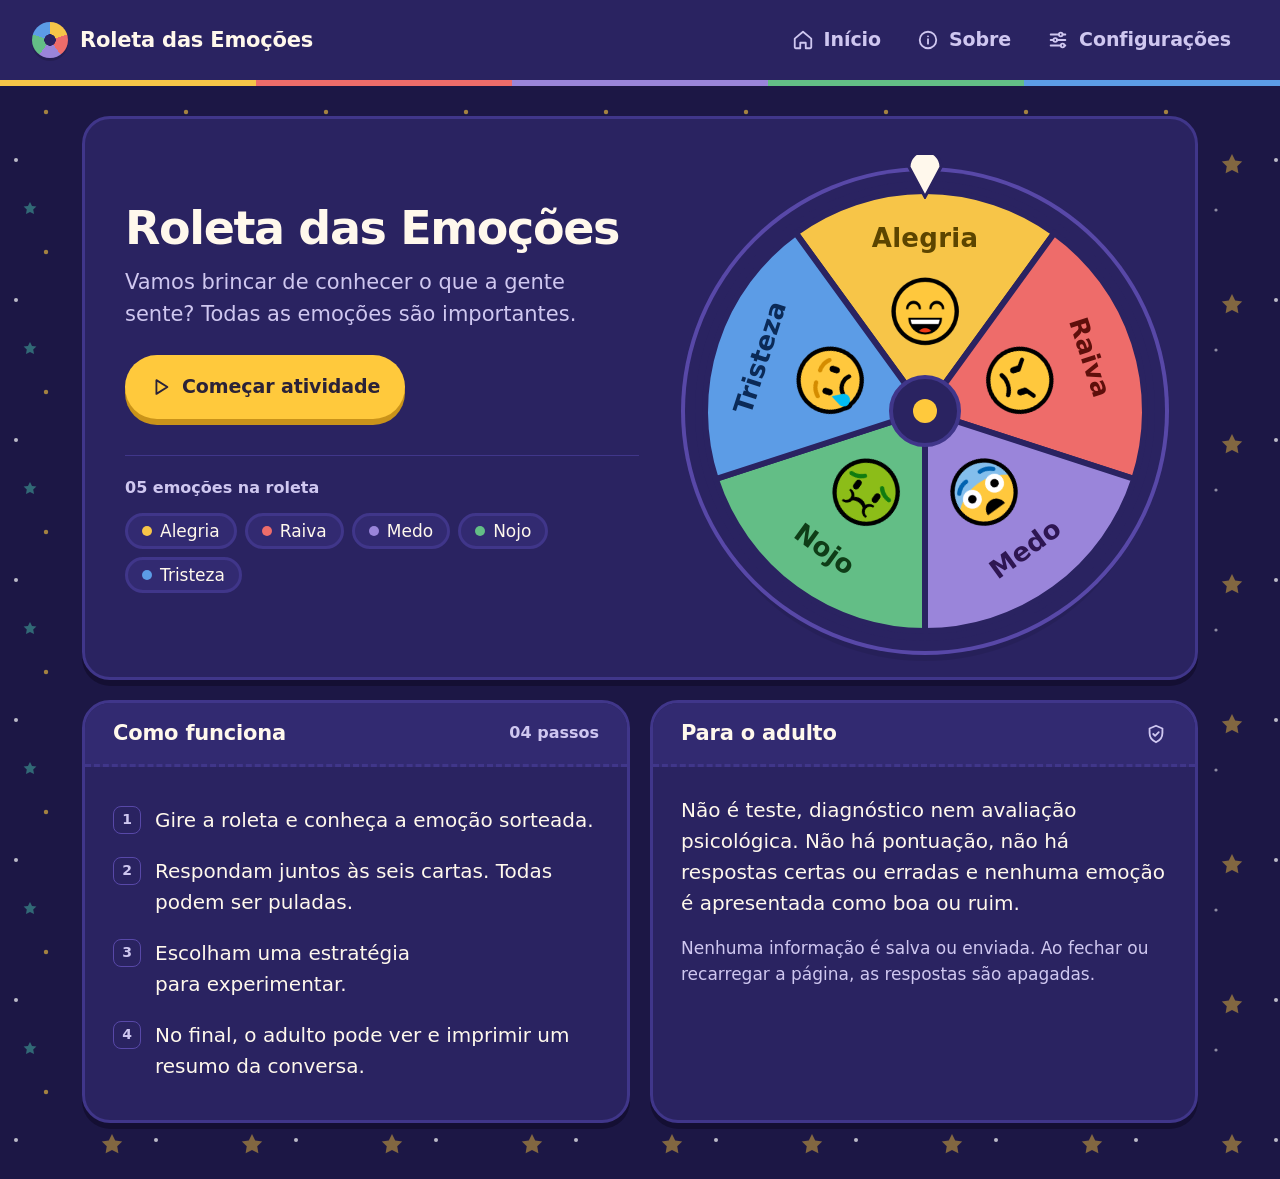
<file: index.html>
<!DOCTYPE html>
<html lang="pt-BR" data-tema="escuro">
<head>
  <meta charset="UTF-8">
  <meta name="viewport" content="width=device-width, initial-scale=1">
  <title>Roleta das Emoções</title>
  <link rel="icon" href="data:,">
  <link rel="stylesheet" href="css/style.css">
  <link rel="stylesheet" href="css/tema-infantil.css">
</head>
<body>
  <!-- Botões de topo: sempre disponíveis -->
  <header class="topo">
    <div class="marca">
      <span class="marca-icone" aria-hidden="true"></span>
      <span class="marca-nome">Roleta das Emoções</span>
    </div>
    <!-- Etapas da jornada (preenchidas pelo app.js) -->
    <ol class="etapas" id="etapas" aria-label="Etapas da brincadeira"></ol>
    <div class="topo-acoes">
      <button type="button" id="topo-inicio" class="btn btn-topo" aria-label="Início">
        <svg class="icone" viewBox="0 0 24 24" aria-hidden="true"><path d="M3 10.5 12 3l9 7.5V20a1 1 0 0 1-1 1h-5v-6H9v6H4a1 1 0 0 1-1-1z"/></svg>
        <span class="btn-texto">Início</span>
      </button>
      <button type="button" id="topo-sobre" class="btn btn-topo" aria-label="Sobre">
        <svg class="icone" viewBox="0 0 24 24" aria-hidden="true"><circle cx="12" cy="12" r="9"/><path d="M12 11v5M12 8h.01"/></svg>
        <span class="btn-texto">Sobre</span>
      </button>
      <button type="button" id="topo-config" class="btn btn-topo" aria-label="Configurações">
        <svg class="icone" viewBox="0 0 24 24" aria-hidden="true"><path d="M4 6h9M17 6h3M4 12h3M11 12h9M4 18h11M19 18h1"/><circle cx="15" cy="6" r="2"/><circle cx="9" cy="12" r="2"/><circle cx="17" cy="18" r="2"/></svg>
        <span class="btn-texto">Configurações</span>
      </button>
    </div>
  </header>

  <!-- Contêiner onde as telas são desenhadas -->
  <main id="app"></main>

  <!-- Modal de configurações -->
  <dialog id="config" aria-labelledby="config-titulo">
    <h2 id="config-titulo">Configurações</h2>
    <label class="cfg-linha">
      <span class="cfg-texto"><strong>Sons e efeitos</strong><small>Sons suaves ao girar e ao tocar nos botões</small></span>
      <input type="checkbox" id="cfg-som" class="interruptor">
    </label>
    <label class="cfg-linha cfg-volume">
      <span class="cfg-texto"><strong>Volume</strong></span>
      <input type="range" id="cfg-volume" min="0" max="1" step="0.1">
    </label>
    <label class="cfg-linha">
      <span class="cfg-texto"><strong>Modo escuro</strong><small>Cores mais escuras, mais confortáveis em ambientes com pouca luz</small></span>
      <input type="checkbox" id="cfg-escuro" class="interruptor">
    </label>
    <label class="cfg-linha">
      <span class="cfg-texto"><strong>Repetir emoções</strong><small>Emoções já sorteadas podem aparecer de novo</small></span>
      <input type="checkbox" id="cfg-repetir" class="interruptor">
    </label>
    <div class="acoes acoes-dir">
      <button type="button" id="cfg-fechar" class="btn btn-primario">
        <svg class="icone" viewBox="0 0 24 24" aria-hidden="true"><path d="m5 12.5 4.5 4.5L19 7.5"/></svg>
        <span class="btn-texto">Concluir</span>
      </button>
    </div>
  </dialog>

  <!-- Scripts comuns (sem módulos ES, para funcionar em file://) -->
  <script src="js/data.js"></script>
  <script src="js/ilustracoes.js"></script>
  <script src="js/state.js"></script>
  <script src="js/audio.js"></script>
  <script src="js/wheel.js"></script>
  <script src="js/screens.js"></script>
  <script src="js/app.js"></script>
</body>
</html>
</file>
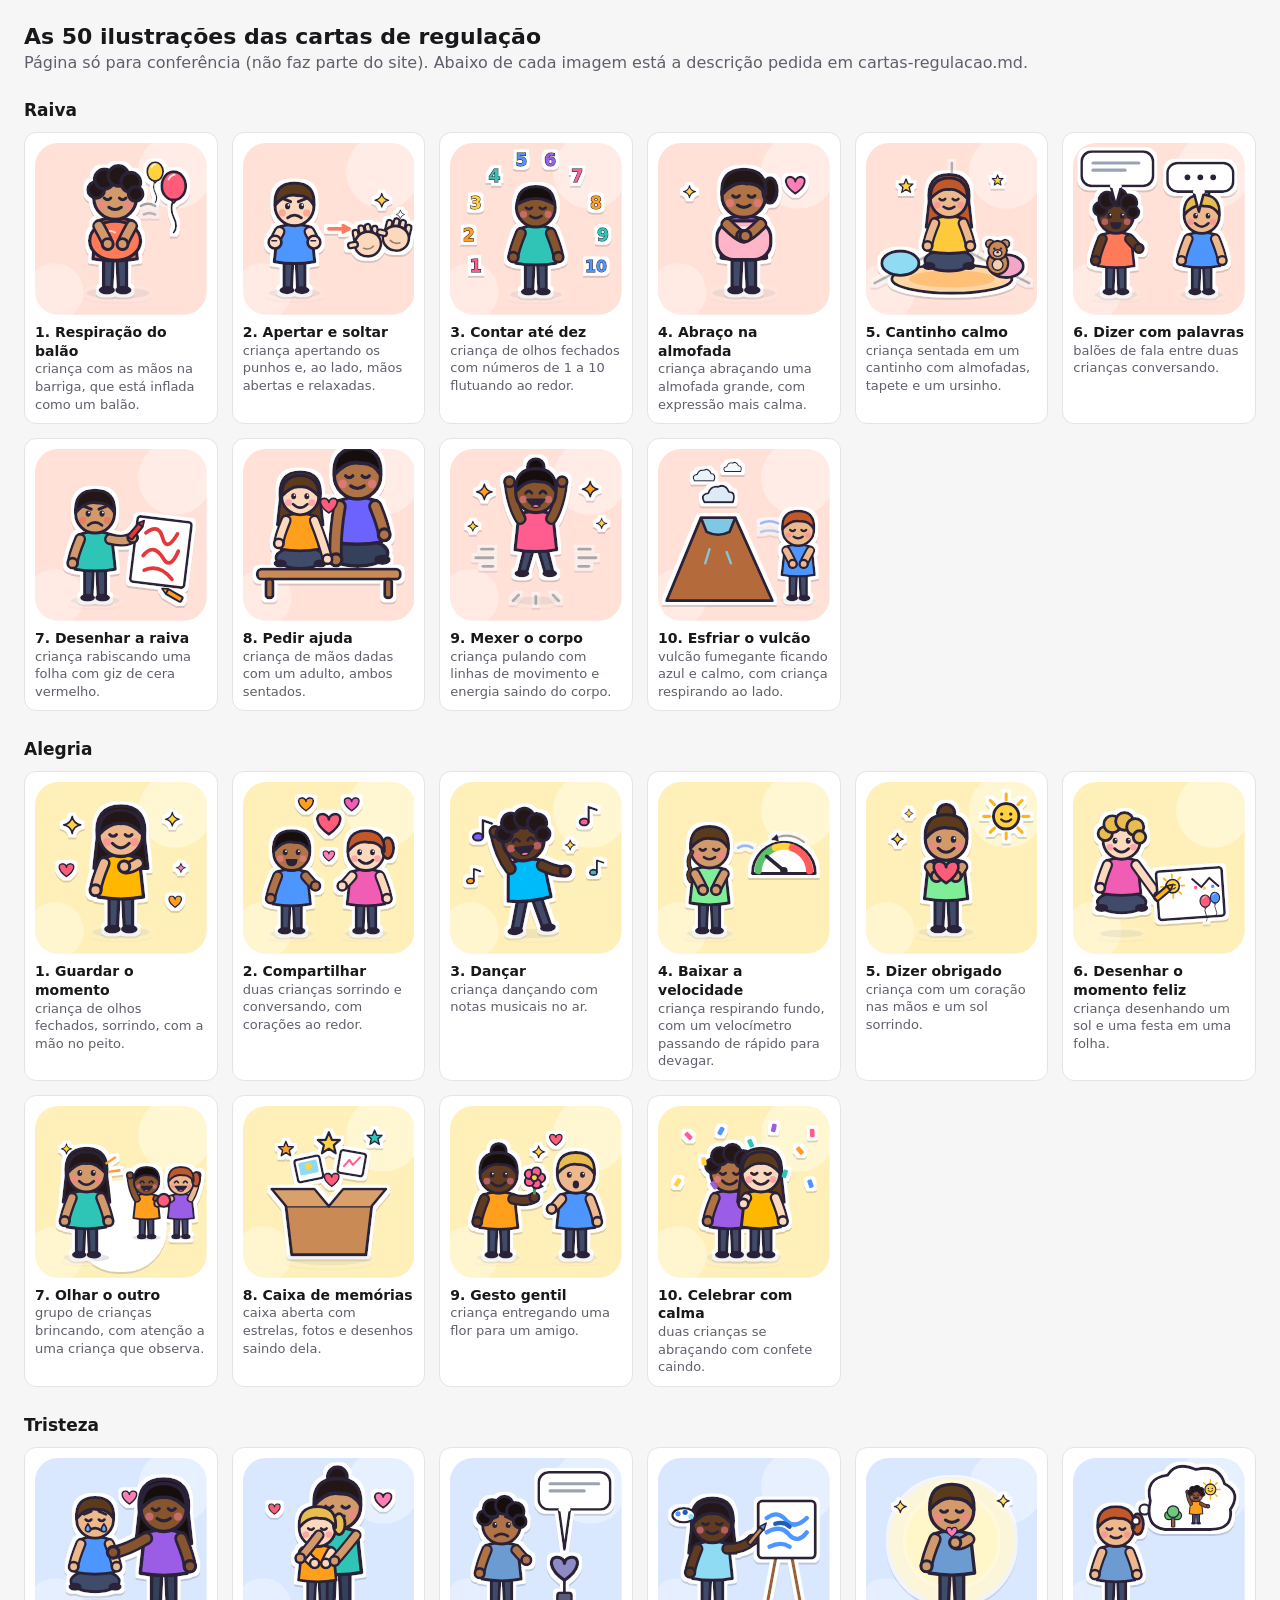
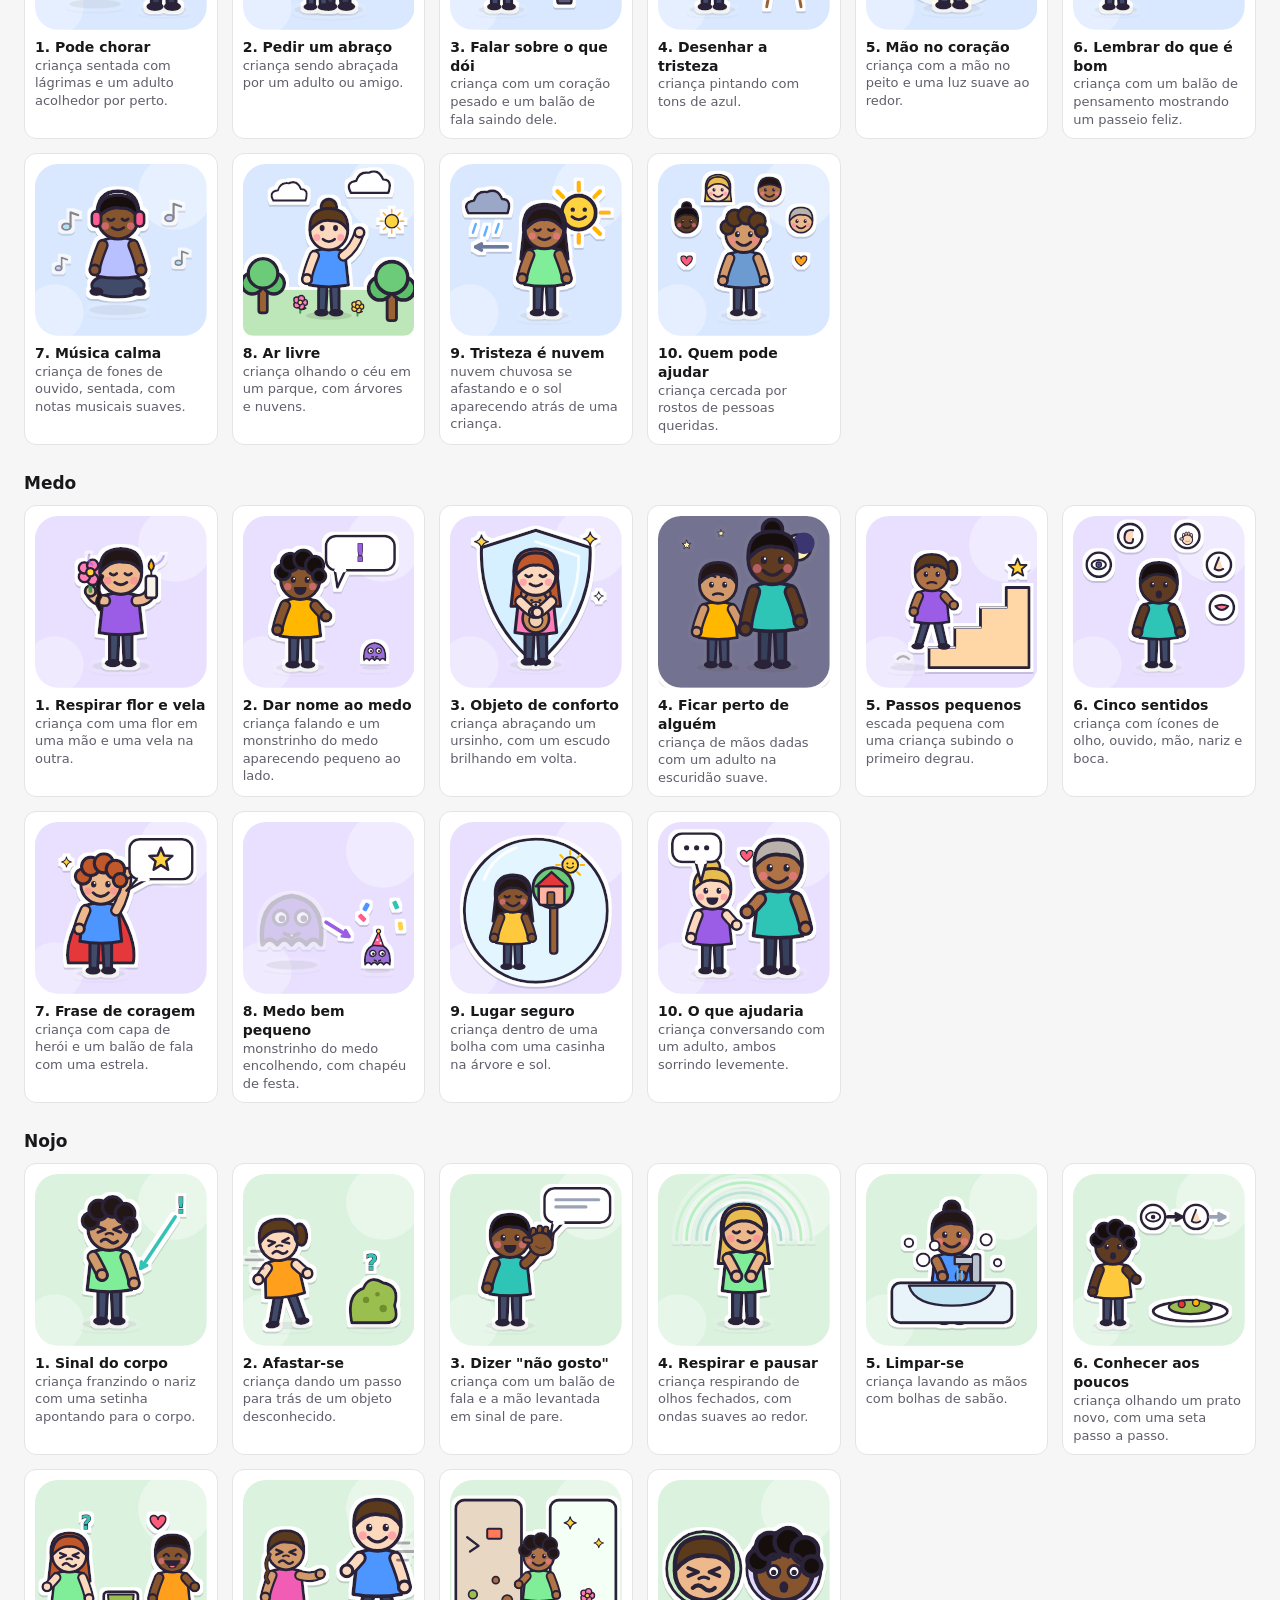
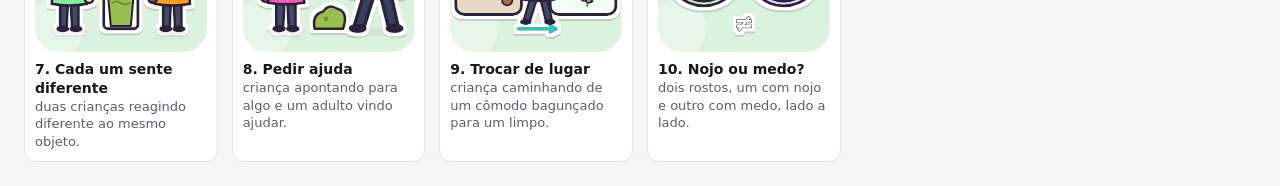
<file: ferramentas/galeria-ilustracoes.html>
<!DOCTYPE html>
<html lang="pt-BR">
<head>
  <meta charset="UTF-8">
  <meta name="viewport" content="width=device-width, initial-scale=1">
  <title>Galeria das ilustrações</title>
  <style>
    body { margin: 0; padding: 24px; font-family: "Segoe UI", system-ui, sans-serif; background: #F6F6F7; color: #18181B; }
    h1 { font-size: 22px; margin: 0 0 4px; }
    p.sub { margin: 0 0 20px; color: #5F5F6B; }
    h2 { font-size: 17px; margin: 28px 0 12px; }
    .grade { display: grid; grid-template-columns: repeat(auto-fill, minmax(170px, 1fr)); gap: 14px; }
    figure { margin: 0; background: #fff; border: 1px solid #E4E4E7; border-radius: 12px; padding: 10px; }
    figure svg { display: block; width: 100%; height: auto; border-radius: 10px; }
    figcaption { margin-top: 8px; font-size: 13px; line-height: 1.35; }
    figcaption b { display: block; font-size: 14px; }
    figcaption span { color: #5F5F6B; }
  </style>
</head>
<body>
  <h1>As 50 ilustrações das cartas de regulação</h1>
  <p class="sub">Página só para conferência (não faz parte do site). Abaixo de cada imagem está a descrição pedida em cartas-regulacao.md.</p>
  <div id="galeria"></div>
  <script src="../js/data.js"></script>
  <script src="../js/ilustracoes.js"></script>
  <script>
    var nomes = { raiva: 'Raiva', alegria: 'Alegria', tristeza: 'Tristeza', medo: 'Medo', nojo: 'Nojo' };
    var raiz = document.getElementById('galeria');
    Object.keys(CARTAS_REGULACAO).forEach(function (emocao) {
      var h2 = document.createElement('h2'); h2.textContent = nomes[emocao]; raiz.appendChild(h2);
      var grade = document.createElement('div'); grade.className = 'grade'; raiz.appendChild(grade);
      CARTAS_REGULACAO[emocao].forEach(function (carta, i) {
        var fig = document.createElement('figure');
        fig.innerHTML = Ilustracoes.svg(emocao, i + 1); // SVG fixo, gerado pelo próprio projeto
        var cap = document.createElement('figcaption');
        var b = document.createElement('b'); b.textContent = (i + 1) + '. ' + carta.nome;
        var s = document.createElement('span'); s.textContent = carta.ilustracao;
        cap.appendChild(b); cap.appendChild(s); fig.appendChild(cap); grade.appendChild(fig);
      });
    });
  </script>
</body>
</html>
</file>
<file: css/style.css>
/* =========================================================
   style.css — sistema de design (ecc:design-system).
   Direção: SaaS sóbrio. Neutros "zinc", ação principal quase
   preta, um único azul de destaque (seleção, foco, progresso),
   cantos de 8–12px, bordas de 1px e metadados em monoespaçada.
   --cor / --cor-texto mudam conforme a emoção sorteada (app.js).
   Restrições da documentação: texto ≥ 20px, botões ≥ 64px.
   ========================================================= */

:root {
  /* Superfícies e texto */
  --fundo: #F6F6F7;
  --superficie: #FFFFFF;
  --superficie-2: #FAFAFA;
  --texto: #18181B;
  --texto-suave: #5F5F6B;
  --borda: #E4E4E7;
  --borda-forte: #D4D4D8;
  /* Ação principal (quase preta) e destaque azul */
  --primario: #18181B;
  --primario-hover: #2E2E33;
  --primario-suave: #F4F4F5;
  --sobre-primario: #FFFFFF;
  --acento: #2563EB;
  --acento-suave: #EFF4FF;
  --acento-borda: #C7D7FE;
  --sobre-acento: #FFFFFF;
  --foco: #2563EB;
  /* Emoção atual */
  --cor: #F7C548;
  --cor-texto: #5c4500;
  /* Forma */
  --raio: 10px;
  --raio-cartao: 12px;
  --sombra: 0 1px 2px rgba(24, 24, 27, .05);
  --sombra-elevada: 0 1px 2px rgba(24, 24, 27, .05), 0 8px 24px rgba(24, 24, 27, .07);
  --fonte: "Segoe UI Variable Text", "Segoe UI", system-ui, -apple-system, Roboto, Arial, sans-serif;
  --fonte-titulo: "Segoe UI Variable Display", "Segoe UI", system-ui, sans-serif;
  --fonte-mono: "Cascadia Mono", "Cascadia Code", Consolas, ui-monospace, "SF Mono", monospace;
  /* Apoio */
  --sobreposicao: rgba(24, 24, 27, .05);
  --trilho: #ECECEE;
  --corpo-base: #E8E8E3;
  --corpo-regiao: #DCDCD5;
  --corpo-hover: #C9C9C1;
  --placeholder: #8E8E99;
  --mistura: #FFFFFF;     /* base dos tons claros da emoção */
  color-scheme: light;
}

/* ---------- Modo escuro (ativado em Configurações) ---------- */
:root[data-tema="escuro"] {
  --fundo: #0C0C0E;
  --superficie: #151518;
  --superficie-2: #1B1B1F;
  --texto: #F4F4F5;
  --texto-suave: #A1A1AA;
  --borda: #27272A;
  --borda-forte: #3F3F46;
  --primario: #FAFAFA;
  --primario-hover: #E4E4E7;
  --primario-suave: #1F1F23;
  --sobre-primario: #18181B;
  --acento: #6EA8FE;
  --acento-suave: #142036;
  --acento-borda: #1F3A66;
  --sobre-acento: #0C0C0E;
  --foco: #6EA8FE;
  --sombra: 0 1px 2px rgba(0, 0, 0, .4);
  --sombra-elevada: 0 1px 2px rgba(0, 0, 0, .4), 0 8px 24px rgba(0, 0, 0, .35);
  --sobreposicao: rgba(255, 255, 255, .06);
  --trilho: #27272A;
  --corpo-base: #2A303A;
  --corpo-regiao: #363D49;
  --corpo-hover: #47505E;
  --placeholder: #71717A;
  --mistura: #151518;
  color-scheme: dark;
}

/* Tons derivados da emoção: recalculados onde --cor é definida. */
body, .resultado {
  --cor-suave: color-mix(in srgb, var(--cor) 14%, var(--mistura));
  --cor-media: color-mix(in srgb, var(--cor) 40%, var(--mistura));
}

/* ---------- Base ---------- */
* { box-sizing: border-box; }
[hidden] { display: none !important; }

html { font-size: 20px; -webkit-font-smoothing: antialiased; -moz-osx-font-smoothing: grayscale; }

body {
  margin: 0;
  min-height: 100vh;
  font-family: var(--fonte);
  font-size: 1rem;              /* 20px de texto corrente */
  line-height: 1.55;
  color: var(--texto);
  background: var(--fundo);
}

h1, h2, h3 { font-family: var(--fonte-titulo); font-weight: 650; letter-spacing: -0.02em; line-height: 1.2; text-wrap: balance; }
h1 { font-size: 1.6rem; margin: 0 0 .3em; }
h2 { font-size: 1.05rem; margin: 0; letter-spacing: -0.01em; }
h3 { font-size: 1rem; margin: 1.6em 0 .6em; letter-spacing: -0.01em; }
h1:focus { outline: none; }
p { margin: 0 0 .8em; }
p, li, dd { text-wrap: pretty; }

:focus-visible { outline: 2px solid var(--foco); outline-offset: 2px; }

.icone {
  width: 22px; height: 22px;
  flex: none;
  fill: none;
  stroke: currentColor;
  stroke-width: 2;
  stroke-linecap: round;
  stroke-linejoin: round;
}
.emoji { line-height: 1; font-family: "Segoe UI Emoji", "Apple Color Emoji", "Noto Color Emoji", sans-serif; }

/* Metadados em monoespaçada: contadores, etapas, rótulos técnicos */
.meta {
  font-family: var(--fonte-mono);
  font-size: .75rem;
  letter-spacing: .02em;
  color: var(--texto-suave);
  font-variant-numeric: tabular-nums;
  white-space: nowrap;
}

.texto-grande { font-size: 1.1rem; color: var(--texto-suave); max-width: 640px; }
.dica { color: var(--texto-suave); margin-bottom: 1.4em; }
.dica-depois { margin: 1.2em 0 0; }
.nota { font-size: .85rem; color: var(--texto-suave); margin: 0; }
.rotulo-secao { font-weight: 600; margin: 0 0 .7em; }
.icone-pequeno { color: var(--texto-suave); display: inline-flex; }

/* ---------- Topo ---------- */
.topo {
  position: relative;            /* não é fixo: sobe junto ao rolar */
  z-index: 10;
  display: grid;
  grid-template-columns: auto minmax(0, 1fr) auto;
  align-items: center;
  column-gap: 24px;
  height: 80px;
  padding: 0 32px;
  background: var(--superficie);
  border-bottom: 1px solid var(--borda);
}
.marca { display: flex; align-items: center; gap: 12px; flex: none; white-space: nowrap; }
.marca-nome { font-weight: 650; font-size: .95rem; letter-spacing: -0.01em; }
.marca-icone {
  flex: none;
  width: 30px; height: 30px;
  border-radius: 8px;
  background:
    radial-gradient(circle, var(--superficie) 0 22%, transparent 23%),
    conic-gradient(#F7C548 0 72deg, #EE6C6A 0 144deg, #9A85DA 0 216deg, #63BE86 0 288deg, #5C9CE6 0 360deg);
  box-shadow: inset 0 0 0 1px rgba(0, 0, 0, .06);
}
.topo-acoes { grid-column: 3; justify-self: end; display: flex; gap: 2px; }

/* Etapas na linha da logo. "Container": os nomes somem conforme
   o espaço da coluna diminui (qualquer zoom), sem sobrepor. */
.etapas {
  grid-column: 2;
  container: etapas / inline-size;
  overflow: hidden;
  margin: 0;
  padding: 0;
  list-style: none;
  display: flex;
  justify-content: safe center;
  align-items: center;
  gap: 4px;
  white-space: nowrap;
}
.etapa { display: flex; align-items: center; gap: 8px; font-size: .8rem; font-weight: 500; color: var(--texto-suave); }
.etapa + .etapa::before { content: ""; flex: none; width: 20px; height: 1px; background: var(--borda-forte); margin-right: 4px; }
.etapa-marca {
  display: inline-grid;
  place-items: center;
  flex: none;
  width: 24px; height: 24px;
  border-radius: 6px;
  border: 1px solid var(--borda-forte);
  font-family: var(--fonte-mono);
  font-size: .65rem;
  font-weight: 600;
  font-variant-numeric: tabular-nums;
}
.etapa-marca .icone { width: 13px; height: 13px; stroke-width: 3; }
.etapa.feita .etapa-marca { background: var(--acento-suave); border-color: var(--acento-borda); color: var(--acento); }
.etapa.atual { color: var(--texto); font-weight: 600; }
.etapa.atual .etapa-marca { background: var(--primario); border-color: var(--primario); color: var(--sobre-primario); }

/* Etapas já feitas: botão para voltar (avançar por aqui não é permitido). */
.etapa-botao {
  display: inline-flex;
  align-items: center;
  gap: 8px;
  min-height: 64px;
  padding: 0 8px;
  margin: 0 -8px;
  border: none;
  border-radius: var(--raio);
  background: transparent;
  color: inherit;
  font: inherit;
  cursor: pointer;
  transition: background-color .15s ease, color .15s ease;
}
.etapa-botao:hover { background: var(--sobreposicao); color: var(--texto); }

@container etapas (max-width: 600px) {
  .etapa:not(.atual) .etapa-texto { display: none; }
}
@container etapas (max-width: 280px) {
  .etapa .etapa-texto { display: none; }
  .etapa + .etapa::before { width: 8px; }
}
@container etapas (max-width: 200px) {
  .etapa:not(.atual) { display: none; }
  .etapa.atual::before { display: none; }
  .etapa.atual .etapa-texto { display: inline; }
}

/* ---------- Layout ---------- */
main {
  max-width: 1180px;
  margin: 0 auto;
  padding: 36px 32px 56px;
  overflow-x: clip; /* a roda girada não cria rolagem lateral */
}
.tela { animation: aparecer .2s ease-out; }
@keyframes aparecer { from { opacity: 0; transform: translateY(4px); } to { opacity: 1; transform: none; } }

/* Cabeçalho de página */
.pagina-cab {
  display: flex;
  justify-content: space-between;
  align-items: flex-end;
  gap: 24px;
  padding-bottom: 24px;
  margin-bottom: 28px;
  border-bottom: 1px solid var(--borda);
}
.pagina-cab h1 { margin: 0 0 6px; }
.pagina-desc { margin: 0; color: var(--texto-suave); max-width: 720px; }
.pagina-acoes { display: flex; gap: 10px; flex: none; }

/* Painel: cabeçalho / corpo / rodapé */
.painel {
  background: var(--superficie);
  border: 1px solid var(--borda);
  border-radius: var(--raio-cartao);
  box-shadow: var(--sombra);
  overflow: hidden;
}
.painel-cab {
  display: flex;
  justify-content: space-between;
  align-items: center;
  gap: 16px;
  min-height: 64px;
  padding: 12px 28px;
  border-bottom: 1px solid var(--borda);
}
.painel-corpo { padding: 28px; }
.painel-rodape {
  display: flex;
  justify-content: space-between;
  align-items: center;
  flex-wrap: wrap;
  gap: 12px;
  padding: 14px 28px;
  border-top: 1px solid var(--borda);
  background: var(--superficie-2);
}

/* ---------- Botões (mín. 64px) ---------- */
.btn {
  display: inline-flex;
  align-items: center;
  justify-content: center;
  gap: 10px;
  min-height: 64px;
  padding: 0 22px;
  border: 1px solid transparent;
  border-radius: var(--raio);
  font: inherit;
  font-size: .95rem;
  font-weight: 600;
  letter-spacing: -0.005em;
  cursor: pointer;
  white-space: nowrap;
  transition-property: background-color, border-color, color, box-shadow, transform;
  transition-duration: .15s;
  transition-timing-function: ease-out;
}
.btn:active:not(:disabled) { transform: scale(.98); }
.btn:disabled { opacity: .45; cursor: not-allowed; }
.btn-primario { background: var(--primario); color: var(--sobre-primario); box-shadow: 0 1px 2px rgba(0, 0, 0, .12); }
.btn-primario:hover:not(:disabled) { background: var(--primario-hover); }
.btn-secundario { background: var(--superficie); color: var(--texto); border-color: var(--borda-forte); box-shadow: var(--sombra); }
.btn-secundario:hover:not(:disabled) { background: var(--superficie-2); border-color: var(--texto-suave); }
.btn-fantasma { background: transparent; color: var(--texto-suave); padding: 0 16px; }
.btn-fantasma:hover:not(:disabled) { background: var(--sobreposicao); color: var(--texto); }
.btn-topo { background: transparent; color: var(--texto-suave); padding: 0 14px; font-weight: 500; }
.btn-topo:hover { background: var(--sobreposicao); color: var(--texto); }

.acoes { display: flex; flex-wrap: wrap; gap: 10px; margin-top: 24px; }
.acoes-esq { justify-content: flex-start; }
.acoes-dir { justify-content: flex-end; }
.acoes-coluna { display: flex; flex-direction: column; align-items: stretch; gap: 10px; width: 100%; }

.rodape-nav { display: flex; justify-content: space-between; margin-top: 16px; }

/* Ícone em quadrado suave */
.icone-tile {
  display: grid;
  place-items: center;
  flex: none;
  width: 48px; height: 48px;
  border-radius: var(--raio);
  background: var(--primario-suave);
  border: 1px solid var(--borda);
  color: var(--texto);
}
.icone-tile .icone { width: 24px; height: 24px; stroke-width: 1.8; }
.icone-tile-grande { width: 64px; height: 64px; }
.icone-tile-grande .icone { width: 30px; height: 30px; }

/* Selo da emoção */
.chip-emocao {
  display: inline-flex;
  align-items: center;
  gap: 8px;
  height: 34px;
  padding: 0 12px;
  border-radius: 999px;
  border: 1px solid var(--borda);
  background: var(--superficie);
  font-size: .8rem;
  font-weight: 600;
}
.chip-ponto { width: 10px; height: 10px; border-radius: 50%; background: var(--cor); box-shadow: 0 0 0 3px var(--cor-suave); }
.chip-grande { height: 40px; font-size: .9rem; padding: 0 14px; }

/* ---------- Início ---------- */
/* Painel da roleta em destaque (largura total); os outros ficam embaixo. */
.inicio-grid { display: grid; grid-template-columns: 1fr; gap: 20px; }
.inicio-roda { display: grid; grid-template-columns: minmax(0, 1fr) auto; gap: 56px; align-items: center; padding: 8px 12px; }
.inicio-texto h1 { font-size: 2.3rem; font-weight: 700; letter-spacing: -0.03em; line-height: 1.1; margin-bottom: 12px; }
.inicio-texto .pagina-desc { font-size: 1.05rem; max-width: 520px; }
/* Roleta pela altura da janela: sempre inteira na primeira tela (entre 260 e 460px). */
.inicio-roda .roleta-area { width: clamp(260px, calc(100svh - 230px), 460px); max-width: 100%; margin: 0; }
.inicio-legenda { margin-top: 36px; padding-top: 20px; border-top: 1px solid var(--borda); }
.inicio-legenda .meta { display: block; margin-bottom: 12px; }
.legenda { list-style: none; margin: 0; padding: 0; display: flex; flex-wrap: wrap; gap: 8px; }
.legenda li {
  display: inline-flex; align-items: center; gap: 8px;
  height: 36px; padding: 0 14px;
  border: 1px solid var(--borda); border-radius: 999px;
  background: var(--superficie-2);
  font-size: .85rem;
}
.legenda-ponto { width: 10px; height: 10px; border-radius: 50%; flex: none; }
.legenda-nome { font-weight: 500; }
.coluna { display: grid; grid-template-columns: repeat(2, minmax(0, 1fr)); gap: 20px; align-items: stretch; }
.passos { list-style: none; margin: 0; padding: 0; }
.passos li { display: flex; gap: 14px; align-items: flex-start; padding: 10px 0; }
.passo-num {
  display: inline-grid; place-items: center; flex: none;
  width: 28px; height: 28px; margin-top: 1px;
  border-radius: 8px; border: 1px solid var(--borda-forte);
  font-family: var(--fonte-mono); font-size: .7rem; font-weight: 600; color: var(--texto-suave);
}

/* ---------- Roleta ---------- */
.roleta-layout { display: grid; grid-template-columns: minmax(0, 1.25fr) minmax(0, .75fr); gap: 20px; align-items: stretch; }
.corpo-roda { display: grid; place-items: center; padding: 40px 28px; }
.roleta-area { position: relative; width: min(440px, 100%); margin: 0 auto; padding-top: 26px; }
.seta { position: absolute; top: 0; left: 50%; width: 40px; transform: translateX(-50%); z-index: 2; pointer-events: none; } /* toque na seta chega à roda */
.seta svg { display: block; width: 100%; }
.seta path { fill: var(--texto); stroke: var(--superficie); stroke-width: 3; }
.roda {
  width: 100%;
  aspect-ratio: 1;
  border-radius: 50%;
  background: var(--superficie);
  box-shadow: 0 0 0 10px var(--superficie), 0 0 0 11px var(--borda);
  will-change: transform;
}
.roda svg { display: block; width: 100%; height: 100%; }
.roda-clicavel { cursor: grab; user-select: none; -webkit-user-select: none; }
.roda-clicavel.arrastando { cursor: grabbing; }
.roda-clicavel:hover { box-shadow: 0 0 0 10px var(--superficie), 0 0 0 12px var(--borda-forte); }
.fatia-emoji { font-size: 30px; }
.fatia-nome { font-size: 13px; font-weight: 600; letter-spacing: .01em; }
.fatia { transition: opacity .4s ease; }
.fatia.apagada { opacity: .28; }

.painel-resultado { display: flex; flex-direction: column; }
.painel-resultado .painel-corpo { flex: 1; display: flex; flex-direction: column; justify-content: center; }
.vazio { text-align: center; padding: 24px 0; }
.vazio .icone-tile { margin: 0 auto 16px; color: var(--texto-suave); }
.vazio-titulo { font-weight: 600; margin-bottom: 4px; }
.vazio-desc { color: var(--texto-suave); font-size: .9rem; margin: 0 auto; max-width: 280px; }
.resultado { display: none; flex-direction: column; align-items: flex-start; }
.resultado.visivel { display: flex; animation: aparecer .25s ease-out; }
.resultado-ilustracao {
  display: grid; place-items: center;
  width: 88px; height: 88px; margin-bottom: 16px;
  border-radius: var(--raio-cartao);
  background: var(--cor-suave);
  border: 1px solid var(--cor-media);
}
.resultado-emoji { font-size: 3rem; }
.resultado-rotulo { color: var(--texto-suave); font-size: .85rem; }
.resultado-nome { font-family: var(--fonte-titulo); font-size: 2rem; font-weight: 700; letter-spacing: -0.02em; line-height: 1.15; margin-bottom: 8px; text-wrap: balance; }
.resultado-frase { color: var(--texto-suave); margin: 0; }
.painel-resultado .painel-rodape { padding: 16px 28px; }

/* ---------- Emoção ---------- */
.emocao-layout { display: grid; grid-template-columns: 240px minmax(0, 1fr); gap: 40px; align-items: center; }
.emocao-ilustracao {
  display: grid; place-items: center;
  aspect-ratio: 1;
  border-radius: var(--raio-cartao);
  background: var(--cor-suave);
  border: 1px solid var(--cor-media);
  font-size: 8rem;
}
.emocao-nome { font-size: 2.6rem; font-weight: 700; letter-spacing: -0.03em; margin: 14px 0 12px; }
.emocao-frase { font-size: 1.1rem; font-weight: 500; max-width: 600px; margin-bottom: .6em; }
.emocao-descricao { max-width: 600px; color: var(--texto-suave); margin: 0; }

/* ---------- Cartas ---------- */
.carta { max-width: 1080px; margin: 0 auto; }
.carta .painel-corpo { padding: 28px 32px 32px; }
.carta h1 { font-size: 1.7rem; margin-top: 4px; }
.segmentos { display: grid; grid-auto-flow: column; grid-auto-columns: 1fr; gap: 6px; margin-bottom: 28px; }
.segmentos span { height: 4px; border-radius: 2px; background: var(--trilho); transition: background-color .3s ease; }
.segmentos .feito, .segmentos .atual { background: var(--acento); }

/* Opções: linhas limpas com caixa de seleção */
.grade-opcoes { display: grid; grid-template-columns: repeat(auto-fill, minmax(260px, 1fr)); gap: 10px; }
.opcao {
  position: relative;
  display: flex;
  align-items: center;
  gap: 14px;
  min-height: 64px;
  padding: 12px 18px;
  border: 1px solid var(--borda);
  border-radius: var(--raio);
  background: var(--superficie);
  color: var(--texto);
  font: inherit;
  font-size: .95rem;
  font-weight: 500;
  text-align: left;
  cursor: pointer;
  transition: border-color .15s ease, background-color .15s ease, box-shadow .15s ease, transform .15s ease-out;
}
.opcao:hover { border-color: var(--borda-forte); background: var(--superficie-2); }
.opcao:active { transform: scale(.98); }
.opcao[aria-pressed="true"] {
  border-color: var(--acento);
  background: var(--acento-suave);
  box-shadow: inset 0 0 0 1px var(--acento);
}
.opcao-check {
  display: grid;
  place-items: center;
  flex: none;
  width: 24px; height: 24px;
  border-radius: 6px;
  border: 1.5px solid var(--borda-forte);
  background: var(--superficie);
  color: var(--sobre-acento);
  transition: background-color .15s ease, border-color .15s ease;
}
.opcoes-unica .opcao-check { border-radius: 50%; }
.opcao-check .icone { width: 15px; height: 15px; stroke-width: 3; opacity: 0; }
.opcao[aria-pressed="true"] .opcao-check { background: var(--acento); border-color: var(--acento); }
.opcao[aria-pressed="true"] .opcao-check .icone { opacity: 1; }
.opcao-larga { grid-column: 1 / -1; }
.opcao-texto { text-wrap: pretty; }

/* Carta 1: silhueta do corpo + lista (boneco inalterado) */
.layout-corpo { display: grid; grid-template-columns: 240px 1fr; gap: 48px; align-items: center; }
.grade-lista { grid-template-columns: repeat(2, 1fr); }
.figura-corpo svg { display: block; width: 100%; max-width: 240px; margin: 0 auto; }
.figura-corpo .base { fill: var(--corpo-base); transition: fill .15s ease; }
.figura-corpo.todo-marcado .base { fill: var(--cor); }
.figura-corpo .regiao { fill: var(--corpo-regiao); stroke: var(--superficie); stroke-width: 3; cursor: pointer; transition: fill .15s ease; }
/* Braços: mesma cor de antes quando não marcados (o desenho do boneco não muda) */
.figura-corpo .regiao-bracos { fill: var(--corpo-base); stroke: none; }
.figura-corpo .regiao:hover { fill: var(--corpo-hover); }
.figura-corpo .regiao.marcada { fill: var(--cor); }

.grade-intensidade { grid-template-columns: repeat(3, 1fr); }
.grade-intensidade .opcao { flex-direction: column; justify-content: flex-end; min-height: 236px; padding-bottom: 20px; text-align: center; }
.grade-intensidade .opcao-check { position: absolute; top: 14px; right: 14px; }
.circulo-area { display: flex; align-items: center; justify-content: center; height: 156px; }
.circulo { display: block; flex: none; border-radius: 50%; background: var(--cor); } /* flex: none = nunca vira oval */

.campo-grupo { margin-top: 24px; }
.campo-grupo label { display: block; font-weight: 600; font-size: .9rem; margin-bottom: 8px; }
.campo {
  width: 100%;
  font: inherit;
  padding: 14px 16px;
  border: 1px solid var(--borda-forte);
  border-radius: var(--raio);
  background: var(--superficie);
  color: var(--texto);
  box-shadow: var(--sombra);
  transition: border-color .15s ease, box-shadow .15s ease;
}
.campo::placeholder { color: var(--placeholder); }
.campo:focus { outline: none; border-color: var(--acento); box-shadow: 0 0 0 3px var(--acento-suave); }
textarea.campo { resize: vertical; min-height: 104px; }

.aviso-carta {
  display: flex;
  align-items: flex-start;
  gap: 12px;
  margin: 24px 0 0;
  padding: 14px 18px;
  border: 1px solid var(--borda);
  border-radius: var(--raio);
  background: var(--superficie-2);
  font-weight: 500;
}
.aviso-carta .icone { color: var(--texto-suave); margin-top: 2px; }

/* Explicação do "Não sei" */
.ajuda-carta {
  display: flex;
  gap: 14px;
  margin-top: 24px;
  padding: 18px 22px;
  border: 1px solid var(--acento-borda);
  border-radius: var(--raio);
  background: var(--acento-suave);
  animation: aparecer .2s ease-out;
}
.ajuda-icone { color: var(--acento); padding-top: 2px; }
.ajuda-conteudo p { margin-bottom: .6em; }
.ajuda-titulo { font-weight: 600; }
.ajuda-acoes { display: flex; flex-wrap: wrap; gap: 8px; margin-top: 8px; }

.grupo-pular, .grupo-principal { display: flex; flex-wrap: wrap; gap: 4px; }
.grupo-principal { gap: 10px; margin-left: auto; }
.grupo-principal .btn-primario { min-width: 180px; }

/* ---------- Cartas de regulação (mesa e carta que vira) ---------- */
.mesa {
  display: grid;
  grid-template-columns: repeat(4, minmax(0, 1fr));
  gap: 26px;
  padding: 14px 8px 6px;
}
.carta-reg {
  position: relative;
  aspect-ratio: 5 / 7;
  padding: 0;
  border: 0;
  border-radius: 16px;
  background: none;
  font: inherit;
  cursor: pointer;
  transform: rotate(var(--giro));
  animation: dar-carta .55s cubic-bezier(.2, .8, .2, 1) both;
  animation-delay: calc(var(--i) * 95ms);
  transition: transform .22s ease-out, filter .22s ease-out;
}
.mesa.sem-animacao .carta-reg { animation: none; }
.carta-reg:hover, .carta-reg:focus-visible {
  transform: translateY(-12px) rotate(0deg) scale(1.04);
  filter: drop-shadow(0 16px 18px rgba(0, 0, 0, .28));
  z-index: 2;
}
.carta-reg:active { transform: translateY(-6px) rotate(0deg) scale(.99); }
@keyframes dar-carta {
  from { opacity: 0; transform: translate(0, -70px) rotate(-18deg) scale(.7); }
  to   { opacity: 1; transform: rotate(var(--giro)); }
}
.carta-face {
  position: relative;
  display: flex;
  flex-direction: column;
  align-items: center;
  width: 100%;
  height: 100%;
  padding: 26px 12px 26px;
  border: 7px solid var(--cor);
  border-radius: 16px;
  background: #FFF8E6;
  box-shadow: inset 0 0 0 2px #FFFFFF, 0 6px 14px rgba(0, 0, 0, .22);
  color: #2B2238;
  overflow: hidden;
}
.carta-ilus { flex: 1; min-height: 0; width: 100%; display: grid; place-items: center; }
.carta-ilus svg, .verso-ilus svg { display: block; width: 100%; height: auto; max-height: 100%; border-radius: 10px; }
.carta-nome {
  margin-top: 8px;
  min-height: 2.4em;
  display: flex;
  align-items: center;
  font-family: var(--fonte-titulo);
  font-size: .86rem;
  font-weight: 800;
  line-height: 1.15;
  text-align: center;
  text-wrap: balance;
}
.carta-canto {
  position: absolute;
  display: flex;
  flex-direction: column;
  align-items: center;
  gap: 1px;
  line-height: 1;
  font-family: var(--fonte-titulo);
  font-size: .8rem;
  font-weight: 900;
  color: var(--cor-texto);
}
.carta-canto img { width: 15px; height: 15px; }
.canto-sup { top: 5px; left: 7px; }
.canto-inf { bottom: 5px; right: 7px; transform: rotate(180deg); }
.carta-estrela {
  position: absolute;
  top: -14px; right: -12px;
  display: grid; place-items: center;
  width: 40px; height: 40px;
  border: 3px solid #FFFFFF;
  border-radius: 50%;
  background: #FFC93C;
  color: #FFFFFF;
  box-shadow: 0 4px 10px rgba(0, 0, 0, .25);
  animation: estrela-pop .35s cubic-bezier(.3, 1.6, .5, 1) both;
}
.carta-estrela .icone, .btn-escolher .icone { fill: currentColor; stroke: #2B2238; stroke-width: 1.2; }
.carta-estrela .icone { width: 22px; height: 22px; }
@keyframes estrela-pop { from { transform: scale(0) rotate(-40deg); } to { transform: scale(1) rotate(0deg); } }
.mesa-acoes { display: flex; justify-content: space-between; align-items: center; gap: 12px; margin-top: 22px; }

/* Carta em destaque (cresce no meio da tela e vira) */
.carta-modal { padding: 0; border: 0; background: transparent; box-shadow: none; width: auto; max-width: none; overflow: visible; }
.carta-modal::backdrop { background: rgba(9, 9, 11, .62); }
.carta-palco { width: min(92vw, 430px, calc(90svh * 5 / 7)); aspect-ratio: 5 / 7; perspective: 1600px; }
.carta-flip {
  position: relative;
  width: 100%; height: 100%;
  transform-style: preserve-3d;
  transform: scale(.5) rotate(-8deg);
  opacity: 0;
  transition: transform .7s cubic-bezier(.3, .7, .2, 1), opacity .25s ease-out;
}
.carta-modal.aberta .carta-flip { transform: scale(1); opacity: 1; }
.carta-modal.aberta .carta-flip.virada { transform: rotateY(180deg); }
.carta-flip > .carta-face { position: absolute; inset: 0; backface-visibility: hidden; -webkit-backface-visibility: hidden; }
.carta-flip .carta-nome { font-size: 1.15rem; }
.carta-verso {
  transform: rotateY(180deg);
  align-items: stretch;
  padding: 22px 20px 16px;
  text-align: left;
  overflow-y: auto;
}
.verso-ilus { width: 34%; align-self: center; flex: none; }
.verso-nome { margin: 8px 0 2px; font-size: 1.15rem; text-align: center; color: #2B2238; }
.verso-rotulo { margin: 10px 0 2px; font-size: .74rem; font-weight: 800; letter-spacing: .06em; text-transform: uppercase; color: var(--cor-texto); }
.verso-texto { margin: 0; font-size: .95rem; line-height: 1.4; color: #2B2238; }
.verso-como::first-letter { text-transform: uppercase; }
.verso-acoes { display: flex; flex-direction: column; gap: 8px; margin-top: auto; padding-top: 12px; }
.verso-acoes .btn { width: 100%; }
.verso-acoes .btn-secundario { background: #FFFFFF; color: #2B2238; border-color: #D4D4D8; }
.btn-escolher { background: #2B2238; color: #FFFFFF; }
.btn-escolher:hover:not(:disabled) { background: #3D3350; }
.btn-escolher.ativo { background: #FFC93C; color: #2B2238; }
.btn-escolher .icone { color: #FFC93C; }
.btn-escolher.ativo .icone { color: #FFFFFF; }

/* Resumo: cartas escolhidas */
.resumo-cuidado { list-style: none; margin: 0; padding: 0; display: grid; gap: 10px; }
.resumo-cuidado li { display: flex; gap: 12px; align-items: flex-start; padding: 12px 14px; border: 1px solid var(--borda); border-radius: var(--raio); }
.resumo-cuidado-estrela { color: #FFC93C; flex: none; }
.resumo-cuidado-estrela .icone { fill: currentColor; stroke: #2B2238; stroke-width: 1.2; }
.resumo-cuidado li > span:last-child { display: flex; flex-direction: column; }
.resumo-cuidado-pergunta { color: var(--texto-suave); }

/* ---------- Estratégias ---------- */
.grade-estrategias { display: grid; grid-template-columns: repeat(3, 1fr); gap: 16px; }
.item-estrategia {
  position: relative;
  display: flex;
  flex-direction: column;
  align-items: flex-start;
  gap: 18px;
  min-height: 180px;
  padding: 24px;
  border: 1px solid var(--borda);
  border-radius: var(--raio-cartao);
  background: var(--superficie);
  box-shadow: var(--sombra);
  color: var(--texto);
  font: inherit;
  text-align: left;
  cursor: pointer;
  transition: border-color .15s ease, box-shadow .15s ease, transform .15s ease-out;
}
.item-estrategia:hover { border-color: var(--borda-forte); box-shadow: var(--sombra-elevada); }
.item-estrategia:active { transform: scale(.98); }
.item-estrategia > .icone { position: absolute; top: 24px; right: 22px; color: var(--texto-suave); transition: transform .15s ease-out; }
.item-estrategia:hover > .icone { transform: translateX(2px); color: var(--texto); }
.estrategia-texto { display: flex; flex-direction: column; gap: 4px; margin-top: auto; }
.estrategia-nome { font-weight: 600; text-wrap: balance; }
.estrategia-convite { color: var(--texto-suave); font-size: .85rem; }
.ja-feita .estrategia-convite { color: var(--acento); }

/* ---------- Prática ---------- */
.cartao-pratica { max-width: 1080px; margin: 0 auto; }
.cartao-pratica .painel-cab { padding: 18px 28px; }
.cartao-pratica .painel-rodape { justify-content: flex-end; }
.pratica-cabecalho { display: flex; align-items: center; gap: 16px; }
.pratica-cabecalho h1 { margin: 2px 0 0; font-size: 1.5rem; }
.pratica-centro { text-align: center; }

.bolha-area { position: relative; height: 340px; display: grid; place-items: center; }
.bolha-anel { position: absolute; width: 300px; height: 300px; border-radius: 50%; border: 1px dashed var(--borda-forte); }
.bolha {
  width: 280px; height: 280px;
  border-radius: 50%;
  background: color-mix(in srgb, var(--acento) 14%, var(--mistura));
  border: 2px solid color-mix(in srgb, var(--acento) 40%, var(--mistura));
  transform: scale(.4);
  transition: transform 4s ease-in-out;
}
.bolha.cheia { transform: scale(1); }
.respira-texto { font-family: var(--fonte-titulo); font-size: 1.8rem; font-weight: 650; margin: 8px 0 0; }

.pratica-colunas { display: grid; grid-template-columns: 1.2fr 1fr; gap: 32px; align-items: start; }
.falas { list-style: none; padding: 0; margin: 0; }
.falas li { padding: 14px 18px; margin-bottom: 10px; border: 1px solid var(--borda); border-radius: var(--raio); background: var(--superficie-2); }
.caixa-adulto { padding: 20px 24px; border-radius: var(--raio); background: var(--acento-suave); border: 1px solid var(--acento-borda); }
.caixa-adulto h2 { margin: 0 0 10px; font-size: .95rem; color: var(--acento); }
.caixa-adulto ul { margin: 0; padding-left: 1.1em; }
.caixa-adulto li { margin-bottom: 6px; }

.barra-desenho { display: flex; justify-content: space-between; align-items: center; flex-wrap: wrap; gap: 16px; margin-bottom: 16px; }
.paleta { display: flex; flex-wrap: wrap; gap: 8px; }
.cor {
  width: 64px; height: 64px;
  border-radius: 50%;
  border: 4px solid var(--superficie);
  box-shadow: 0 0 0 1px var(--borda-forte);
  cursor: pointer;
}
.cor[aria-pressed="true"] { box-shadow: 0 0 0 2px var(--acento); }
.tela-desenho {
  display: block;
  width: 100%;
  height: auto;
  border: 1px solid var(--borda-forte);
  border-radius: var(--raio);
  background: #fff;
  cursor: crosshair;
  touch-action: none;
}

/* ---------- Final ---------- */
.cartao-final { max-width: 560px; margin: 24px auto 0; }
.cartao-final .painel-corpo { padding: 44px 40px 36px; text-align: center; }
.final-icone { margin: 0 auto 20px; background: var(--acento-suave); border-color: var(--acento-borda); color: var(--acento); }
.final-mensagem { color: var(--texto-suave); margin: 0 auto 28px; max-width: 420px; }

/* ---------- Sobre ---------- */
.sobre-grid { display: grid; grid-template-columns: repeat(2, 1fr); gap: 20px; align-items: start; }
.sobre-secao ul { margin: 0; padding-left: 1.2em; }
.sobre-secao li { margin-bottom: 6px; }
.sobre-secao p:last-child { margin-bottom: 0; }
.sobre-destaque { border-color: var(--acento-borda); }
.sobre-destaque .painel-cab { background: var(--acento-suave); border-bottom-color: var(--acento-borda); }
.sobre-destaque .icone-pequeno { color: var(--acento); }
.sobre-lembrete {
  grid-column: 1 / -1;
  margin: 8px 0 0;
  padding: 20px 24px;
  border: 1px dashed var(--borda-forte);
  border-radius: var(--raio-cartao);
  color: var(--texto-suave);
  font-style: italic;
}

/* ---------- Resumo ---------- */
.folha { max-width: 900px; }
.aviso-adulto { padding: 14px 18px; border-radius: var(--raio); background: var(--acento-suave); border: 1px solid var(--acento-borda); font-weight: 500; }
.resumo-cartas { margin: 0; border: 1px solid var(--borda); border-radius: var(--raio); overflow: hidden; }
.resumo-item { padding: 14px 18px; border-bottom: 1px solid var(--borda); }
.resumo-item:last-child { border-bottom: none; }
.resumo-item dt { display: flex; align-items: baseline; gap: 14px; font-weight: 600; }
.resumo-num { flex: none; font-family: var(--fonte-mono); font-size: .75rem; color: var(--texto-suave); font-variant-numeric: tabular-nums; }
.resumo-item dd { margin: 2px 0 0 36px; }
.resumo-item-vazio dd { color: var(--texto-suave); }
.resumo-estrategias { margin: 0; padding-left: 1.2em; }

/* ---------- Modal de configurações ---------- */
dialog {
  width: min(560px, 92vw);
  padding: 28px 32px;
  border: 1px solid var(--borda);
  border-radius: var(--raio-cartao);
  color: var(--texto);
  background: var(--superficie);
  box-shadow: 0 24px 64px rgba(0, 0, 0, .22);
}
dialog::backdrop { background: rgba(9, 9, 11, .45); }
dialog h2 { margin: 0 0 8px; font-size: 1.3rem; }
.cfg-linha {
  display: flex;
  align-items: center;
  justify-content: space-between;
  gap: 20px;
  min-height: 80px;
  border-bottom: 1px solid var(--borda);
  cursor: pointer;
}
.cfg-texto { display: flex; flex-direction: column; }
.cfg-texto small { color: var(--texto-suave); font-size: .8rem; }
.cfg-volume input[type="range"] { width: 55%; height: 32px; accent-color: var(--acento); }

/* Interruptor (checkbox estilizado) */
.interruptor {
  appearance: none;
  flex: none;
  position: relative;
  width: 52px; height: 30px;
  margin: 0;
  border-radius: 999px;
  background: var(--borda-forte);
  cursor: pointer;
  transition: background-color .15s ease;
}
.interruptor::after {
  content: "";
  position: absolute;
  top: 3px; left: 3px;
  width: 24px; height: 24px;
  border-radius: 50%;
  background: #fff;
  box-shadow: 0 1px 2px rgba(0, 0, 0, .25);
  transition: transform .15s ease;
}
.interruptor:checked { background: var(--acento); }
.interruptor:checked::after { transform: translateX(22px); }

/* ---------- Janelas menores ---------- */
@media (max-width: 1180px) {
  /* Só ícones nos botões do topo (têm aria-label), sobrando espaço para as etapas. */
  .btn-topo .btn-texto { display: none; }
  .btn-topo { min-width: 64px; padding: 0; }
}
@media (max-width: 1024px) {
  .inicio-grid, .roleta-layout, .sobre-grid { grid-template-columns: 1fr; }
  .grade-estrategias { grid-template-columns: repeat(2, 1fr); }
}
@media (max-width: 960px) {
  .layout-corpo { grid-template-columns: 1fr; gap: 24px; }
  .figura-corpo svg { max-width: 180px; }
  .pratica-colunas { grid-template-columns: 1fr; }
}
@media (max-width: 760px) {
  .pagina-cab { flex-direction: column; align-items: flex-start; }
  .emocao-layout, .inicio-roda, .coluna { grid-template-columns: 1fr; }
  .inicio-roda { gap: 24px; padding: 0; }
  .inicio-roda .roleta-area { order: -1; margin: 0 auto; width: min(100%, calc(100svh - 230px)); }
  .inicio-texto h1 { font-size: 1.9rem; }
  .emocao-ilustracao { width: 200px; font-size: 6.5rem; }
  .grade-estrategias { grid-template-columns: 1fr; }
}
@media (max-width: 680px) {
  html { font-size: 18px; }
  main { padding: 20px 16px 40px; }
  .topo { padding: 0 12px; height: 72px; column-gap: 12px; }
  .marca-nome, .btn-topo .btn-texto { display: none; }
  .painel-corpo, .carta .painel-corpo { padding: 20px; }
  .painel-cab, .painel-rodape { padding: 12px 20px; }
  .grade-intensidade, .grade-lista { grid-template-columns: 1fr; }
  .grupo-principal { margin-left: 0; width: 100%; }
  .grupo-principal .btn { flex: 1; }
  .pagina-acoes { width: 100%; flex-wrap: wrap; }
  .pagina-acoes .btn { flex: 1; }
  .pagina-cab { padding-bottom: 16px; margin-bottom: 20px; }

  /* Rodapés de painel: ações em largura total, principal em cima */
  .painel-rodape { flex-direction: column-reverse; align-items: stretch; }
  .painel-rodape > .btn { width: 100%; }
  .painel-rodape > .meta { text-align: center; }

  /* Perguntas: Pular / Não sei / Prefiro não responder em 3 colunas compactas */
  .carta .painel-rodape { flex-direction: column; }
  .grupo-pular { display: grid; grid-template-columns: repeat(3, 1fr); gap: 4px; width: 100%; }
  .grupo-pular .btn {
    flex-direction: column; gap: 4px; padding: 8px 4px;
    white-space: normal; text-align: center; line-height: 1.15; font-size: .78rem;
  }

  /* Roleta: cabe junto com o botão "Girar" na primeira tela */
  .tela-roleta .roleta-area { width: clamp(240px, calc(100svh - 560px), 100%); }
  .corpo-roda { padding: 16px 16px 24px; }
  .vazio { padding: 4px 0; }
  .vazio .icone-tile { display: none; }
  .painel-resultado .painel-rodape { padding: 12px 20px; }

  /* Emoção: ilustração menor */
  .emocao-ilustracao { width: 140px; font-size: 4.6rem; }
  .emocao-nome { font-size: 2.1rem; margin-top: 10px; }

  /* Intensidade: linhas (círculo à esquerda) em vez de cartões altos */
  .grade-intensidade .opcao { flex-direction: row; justify-content: flex-start; min-height: 88px; padding: 8px 48px 8px 12px; text-align: left; }
  .grade-intensidade .circulo-area { width: 80px; height: 72px; flex: none; }
  .grade-intensidade .circulo { transform: scale(.5); }
  .grade-intensidade .opcao-check { top: 50%; transform: translateY(-50%); }

  /* Estratégias: lista compacta (ícone, nome, seta na mesma linha) */
  .item-estrategia { flex-direction: row; align-items: center; min-height: 84px; padding: 14px 16px; gap: 14px; }
  .item-estrategia > .icone { position: static; margin-left: auto; }
  .estrategia-texto { margin-top: 0; }

  /* Prática */
  .cartao-pratica .painel-cab { padding: 14px 20px; }
  .pratica-cabecalho h1 { font-size: 1.3rem; }
  .bolha-area { height: 280px; }
  .bolha-anel { width: 250px; height: 250px; }
  .bolha { width: 230px; height: 230px; }
  .barra-desenho { gap: 10px; }
  .paleta { width: 100%; justify-content: space-between; }

  /* Configurações */
  dialog { padding: 22px 20px; }
  .cfg-volume input[type="range"] { height: 44px; }
}

/* ---------- Movimento reduzido ---------- */
@media (prefers-reduced-motion: reduce) {
  *, *::before, *::after { animation: none !important; }
  .btn, .opcao, .item-estrategia, .fatia, .opcao-check, .segmentos span, .interruptor, .interruptor::after { transition: none !important; }
  .btn:active:not(:disabled), .opcao:active, .item-estrategia:active { transform: none !important; }
  .bolha { transition: transform 1.5s ease-in-out; }
}

/* ---------- Impressão do resumo ---------- */
@media print {
  /* Impressão sempre clara, mesmo com o modo escuro ligado. */
  :root, :root[data-tema="escuro"] {
    --fundo: #fff; --superficie: #fff; --superficie-2: #fff;
    --texto: #000; --texto-suave: #333; --borda: #ccc; --borda-forte: #999;
    --acento: #000; --acento-suave: #fff; --acento-borda: #999; --mistura: #fff;
    color-scheme: light;
  }
  html { font-size: 13px; }
  body { background: #fff; color: #000; }
  .topo, .acoes, .pagina-acoes, .rodape-nav, dialog, button { display: none !important; }
  main { padding: 0; max-width: none; }
  .tela { animation: none; }
  .painel { border: none; box-shadow: none; }
  .painel-cab, .painel-corpo { padding-left: 0; padding-right: 0; }
  .resumo-item { break-inside: avoid; }
}

/* ---------- Cartas de regulação: celular e movimento reduzido ---------- */
@media (max-width: 680px) {
  .mesa { grid-template-columns: repeat(2, minmax(0, 1fr)); gap: 18px 16px; padding: 10px 4px 4px; }
  .carta-face { padding: 22px 8px 22px; border-width: 6px; }
  .carta-nome { font-size: .78rem; }
  .mesa-acoes { flex-direction: column-reverse; align-items: stretch; }
  .mesa-acoes .btn { width: 100%; }
  .mesa-acoes .meta { text-align: center; }
  .carta-verso { padding: 18px 14px 12px; }
  .verso-ilus { width: 28%; }
  .verso-nome { font-size: 1rem; margin-top: 4px; }
  .verso-rotulo { margin-top: 6px; font-size: .68rem; }
  .verso-texto { font-size: .86rem; line-height: 1.32; }
  .verso-acoes { gap: 6px; padding-top: 8px; }
  .verso-acoes .btn { font-size: .86rem; }
}
@media (prefers-reduced-motion: reduce) {
  .carta-reg { animation: none !important; transition: none !important; }
  .carta-flip { transition: none !important; }
  .carta-estrela { animation: none !important; }
}

/* Anotação opcional no verso da carta escolhida e no resumo */
.verso-nota { margin-top: 6px; }
.verso-nota[hidden] { display: none !important; }
.verso-nota-campo { min-height: 0; padding: 8px 10px; font-size: .9rem; line-height: 1.3; resize: none; background: #FFFFFF; color: #2B2238; border-color: #D4D4D8; box-shadow: none; }
.verso-nota-campo::placeholder { color: #8E8E99; }
.resumo-cuidado-nota { margin-top: 4px; padding: 6px 10px; border-radius: 8px; background: var(--superficie-2); border: 1px dashed var(--borda-forte); }
@media (max-width: 680px) {
  .verso-nota-campo { font-size: .82rem; padding: 6px 8px; }
}
/* Carta escolhida: verso compacto (sem a ilustração repetida, botões lado a lado) para a anotação caber */
.carta-verso.com-nota .verso-ilus { display: none; }
.carta-verso.com-nota .verso-acoes { flex-direction: row; }
.carta-verso.com-nota .verso-acoes .btn { flex: 1; padding: 0 10px; white-space: normal; line-height: 1.15; text-align: center; }

/* Carimbos do desenho */
.carimbos { display: flex; flex-wrap: wrap; align-items: center; gap: 8px; margin: 0 0 14px; }
.carimbo {
  display: grid; place-items: center;
  width: 64px; height: 64px; padding: 6px;
  border: 1px solid var(--borda-forte); border-radius: var(--raio);
  background: var(--superficie-2);
  cursor: pointer;
  transition: transform .15s ease-out, border-color .15s ease, box-shadow .15s ease;
}
.carimbo svg { width: 100%; height: 100%; }
.carimbo:hover { transform: translateY(-2px) rotate(-4deg); border-color: var(--texto-suave); }
.carimbo[aria-pressed="true"], .ferramenta-pincel[aria-pressed="true"] { border-color: var(--acento); box-shadow: 0 0 0 2px var(--acento); background: var(--acento-suave); }
.tela-desenho.modo-carimbo { cursor: copy; }
@media (max-width: 680px) {
  .carimbos { gap: 6px; }
  .ferramenta-pincel { flex: 1 0 100%; }
}
@media (prefers-reduced-motion: reduce) { .carimbo { transition: none; } }

/* Borracha do desenho */
.tela-desenho.modo-borracha { cursor: cell; }
@media (max-width: 680px) {
  .ferramenta-pincel { flex: 1 1 calc(50% - 3px); }
}
</file>
<file: css/tema-infantil.css>
/* =========================================================
   tema-infantil.css — visual para crianças de 4 a 6 anos.
   Carregado DEPOIS de style.css: só redefine tokens e o "acabamento"
   dos componentes. Nada de lógica muda; para voltar ao visual
   anterior, basta remover o <link> deste arquivo no index.html.
   Direção: brinquedo — cantos bem redondos, bordas grossas, "sombra de
   brinquedo" sólida (botões afundam ao apertar), fonte arredondada,
   fundo com estrelinhas e faixa de arco-íris.
   Claro = "dia ensolarado"  ·  Escuro (padrão) = "noite estrelada".
   ========================================================= */

:root {
  --fundo: #FFF4DF;
  --superficie: #FFFFFF;
  --superficie-2: #FFF9EF;
  --texto: #2B2238;
  --texto-suave: #6B5F7B;
  --borda: #F0DFC2;
  --borda-forte: #E2C79C;
  --primario: #7C5CFF;
  --primario-hover: #6A48F5;
  --primario-suave: #EFEAFF;
  --primario-sombra: #5536D6;
  --sobre-primario: #FFFFFF;
  --acento: #12B5A6;
  --acento-suave: #E2FAF6;
  --acento-borda: #93E3D8;
  --sobre-acento: #FFFFFF;
  --foco: #FF7A59;
  --raio: 18px;
  --raio-cartao: 28px;
  --sombra: 0 6px 0 var(--borda);
  --sombra-elevada: 0 10px 0 var(--borda), 0 14px 28px rgba(124, 92, 255, .12);
  --fonte: "Nunito", "Varela Round", "Arial Rounded MT Bold", "Segoe UI Rounded", "Segoe UI", system-ui, sans-serif;
  --fonte-titulo: var(--fonte);
  --fonte-mono: var(--fonte);
  --trilho: #F3E6CF;
  --sobreposicao: rgba(124, 92, 255, .08);
  --mistura: #FFFFFF;
  --estrelinhas: url("data:image/svg+xml,%3Csvg xmlns='http://www.w3.org/2000/svg' width='140' height='140'%3E%3Ccircle cx='16' cy='20' r='3.5' fill='%23FFC93C' opacity='.6'/%3E%3Ccircle cx='96' cy='70' r='4' fill='%2312B5A6' opacity='.35'/%3E%3Ccircle cx='46' cy='112' r='3' fill='%23FF7A9C' opacity='.45'/%3E%3Cpath d='M112 14l3.2 6.4 7 1-5 4.9 1.2 7-6.4-3.4-6.4 3.4 1.2-7-5-4.9 7-1z' fill='%237C5CFF' opacity='.22'/%3E%3Cpath d='M30 62l2 4 4.4.6-3.2 3 .8 4.4-4-2.1-4 2.1.8-4.4-3.2-3 4.4-.6z' fill='%23FF7A59' opacity='.28'/%3E%3C/svg%3E");
}

:root[data-tema="escuro"] {
  --fundo: #1C1745;
  --superficie: #2A2361;
  --superficie-2: #322A71;
  --texto: #FFF8EC;
  --texto-suave: #CFC7F0;
  --borda: #40368A;
  --borda-forte: #5848A8;
  --primario: #FFC93C;
  --primario-hover: #FFD766;
  --primario-suave: #3A3180;
  --primario-sombra: #C9931A;
  --sobre-primario: #2B2238;
  --acento: #4FE3C1;
  --acento-suave: #244E6E;
  --acento-borda: #3FA597;
  --sobre-acento: #1C1745;
  --foco: #FF9F7A;
  --sombra: 0 6px 0 #140F33;
  --sombra-elevada: 0 10px 0 #140F33, 0 16px 30px rgba(0, 0, 0, .3);
  --trilho: #40368A;
  --sobreposicao: rgba(255, 255, 255, .08);
  --mistura: #2A2361;
  --estrelinhas: url("data:image/svg+xml,%3Csvg xmlns='http://www.w3.org/2000/svg' width='140' height='140'%3E%3Ccircle cx='16' cy='20' r='2' fill='%23FFFFFF' opacity='.7'/%3E%3Ccircle cx='96' cy='70' r='1.6' fill='%23FFFFFF' opacity='.5'/%3E%3Ccircle cx='46' cy='112' r='2.2' fill='%23FFC93C' opacity='.6'/%3E%3Cpath d='M112 14l3.2 6.4 7 1-5 4.9 1.2 7-6.4-3.4-6.4 3.4 1.2-7-5-4.9 7-1z' fill='%23FFC93C' opacity='.45'/%3E%3Cpath d='M30 62l2 4 4.4.6-3.2 3 .8 4.4-4-2.1-4 2.1.8-4.4-3.2-3 4.4-.6z' fill='%234FE3C1' opacity='.4'/%3E%3C/svg%3E");
}

/* ---------- Base ---------- */
body { background-color: var(--fundo); background-image: var(--estrelinhas); background-size: 140px 140px; }
h1, h2, h3 { font-weight: 900; letter-spacing: -0.01em; }
.meta { letter-spacing: 0; font-weight: 700; font-size: .8rem; }

/* ---------- Topo com faixa de arco-íris ---------- */
.topo { border-bottom: 0; box-shadow: 0 4px 0 rgba(0, 0, 0, .06); }
.topo::after {
  content: "";
  position: absolute; left: 0; right: 0; bottom: -6px;
  height: 6px;
  background: linear-gradient(90deg, #F7C548 0 20%, #EE6C6A 20% 40%, #9A85DA 40% 60%, #63BE86 60% 80%, #5C9CE6 80%);
}
.marca-icone { border-radius: 50%; width: 36px; height: 36px; box-shadow: 0 3px 0 rgba(0, 0, 0, .15); }
.marca-nome { font-weight: 900; font-size: 1.05rem; }

/* Etapas: bolinhas */
.etapa-marca { border-radius: 50%; width: 28px; height: 28px; border-width: 2px; font-size: .72rem; font-weight: 900; }
.etapa.atual .etapa-marca { box-shadow: 0 3px 0 var(--primario-sombra); }
.etapa + .etapa::before { height: 3px; border-radius: 3px; background: var(--borda-forte); }

/* ---------- Botões de brinquedo (afundam ao apertar) ---------- */
.btn { border-radius: 999px; font-weight: 800; border-width: 3px; }
.btn-primario { background: var(--primario); color: var(--sobre-primario); box-shadow: 0 6px 0 var(--primario-sombra); }
.btn-primario:hover:not(:disabled) { background: var(--primario-hover); transform: translateY(-2px); box-shadow: 0 8px 0 var(--primario-sombra); }
.btn-primario:active:not(:disabled) { transform: translateY(4px); box-shadow: 0 2px 0 var(--primario-sombra); }
.btn-secundario { background: var(--superficie); border-color: var(--borda-forte); box-shadow: 0 5px 0 var(--borda-forte); }
.btn-secundario:hover:not(:disabled) { transform: translateY(-2px); box-shadow: 0 7px 0 var(--borda-forte); }
.btn-secundario:active:not(:disabled) { transform: translateY(3px); box-shadow: 0 2px 0 var(--borda-forte); }
.btn-fantasma:hover:not(:disabled), .btn-topo:hover { background: var(--sobreposicao); }

/* ---------- Painéis como peças de brinquedo ---------- */
.painel { border: 3px solid var(--borda); border-radius: var(--raio-cartao); box-shadow: var(--sombra); }
.painel-cab { border-bottom: 3px dashed var(--borda); background: var(--superficie-2); }
.painel-rodape { border-top: 3px dashed var(--borda); }
.pagina-cab { border-bottom: 3px dashed var(--borda-forte); }
.icone-tile { border-radius: 50%; border-width: 3px; }
.chip-emocao { border-width: 3px; font-weight: 800; }
.legenda li { border-width: 3px; font-weight: 800; }

/* ---------- Opções das perguntas ---------- */
.opcao { border: 3px solid var(--borda); border-radius: var(--raio); font-weight: 700; box-shadow: 0 4px 0 var(--borda); }
.opcao:hover { transform: translateY(-2px) rotate(-.6deg); box-shadow: 0 6px 0 var(--borda-forte); }
.opcao[aria-pressed="true"] { border-color: var(--acento); box-shadow: 0 4px 0 var(--acento-borda), inset 0 0 0 1px var(--acento); }
.opcao-check { border-radius: 50%; border-width: 3px; width: 28px; height: 28px; }
.segmentos span { height: 10px; border-radius: 10px; }
.segmentos .feito, .segmentos .atual { background: linear-gradient(90deg, var(--acento), var(--primario)); }

/* ---------- Campos ---------- */
.campo { border-width: 3px; border-radius: var(--raio); box-shadow: none; }

/* ---------- Roleta e resultado ---------- */
.roda { box-shadow: 0 0 0 10px var(--superficie), 0 0 0 14px var(--borda-forte), 0 14px 0 6px rgba(0, 0, 0, .08); }
.resultado-ilustracao, .emocao-ilustracao { border-width: 3px; border-radius: 50%; }
.emocao-ilustracao { border-radius: var(--raio-cartao); }

/* ---------- Estratégia / desenho / final ---------- */
.item-estrategia { border: 3px solid var(--borda); border-radius: var(--raio-cartao); box-shadow: var(--sombra); }
.carimbo { border-width: 3px; border-radius: 50%; box-shadow: 0 4px 0 var(--borda-forte); }
.cor { box-shadow: 0 0 0 3px var(--borda-forte); }
.tela-desenho { border: 3px solid var(--borda-forte); border-radius: var(--raio-cartao); }
.final-icone { box-shadow: 0 5px 0 var(--acento-borda); }

/* ---------- Ajuda, avisos e modal ---------- */
.ajuda-carta, .aviso-carta, .aviso-adulto, .caixa-adulto { border-width: 3px; border-radius: var(--raio); }
dialog { border: 3px solid var(--borda); border-radius: var(--raio-cartao); }
.interruptor { height: 32px; }

/* ---------- Movimento reduzido ---------- */
@media (prefers-reduced-motion: reduce) {
  .btn-primario:hover:not(:disabled), .btn-secundario:hover:not(:disabled), .opcao:hover { transform: none; }
}
</file>
